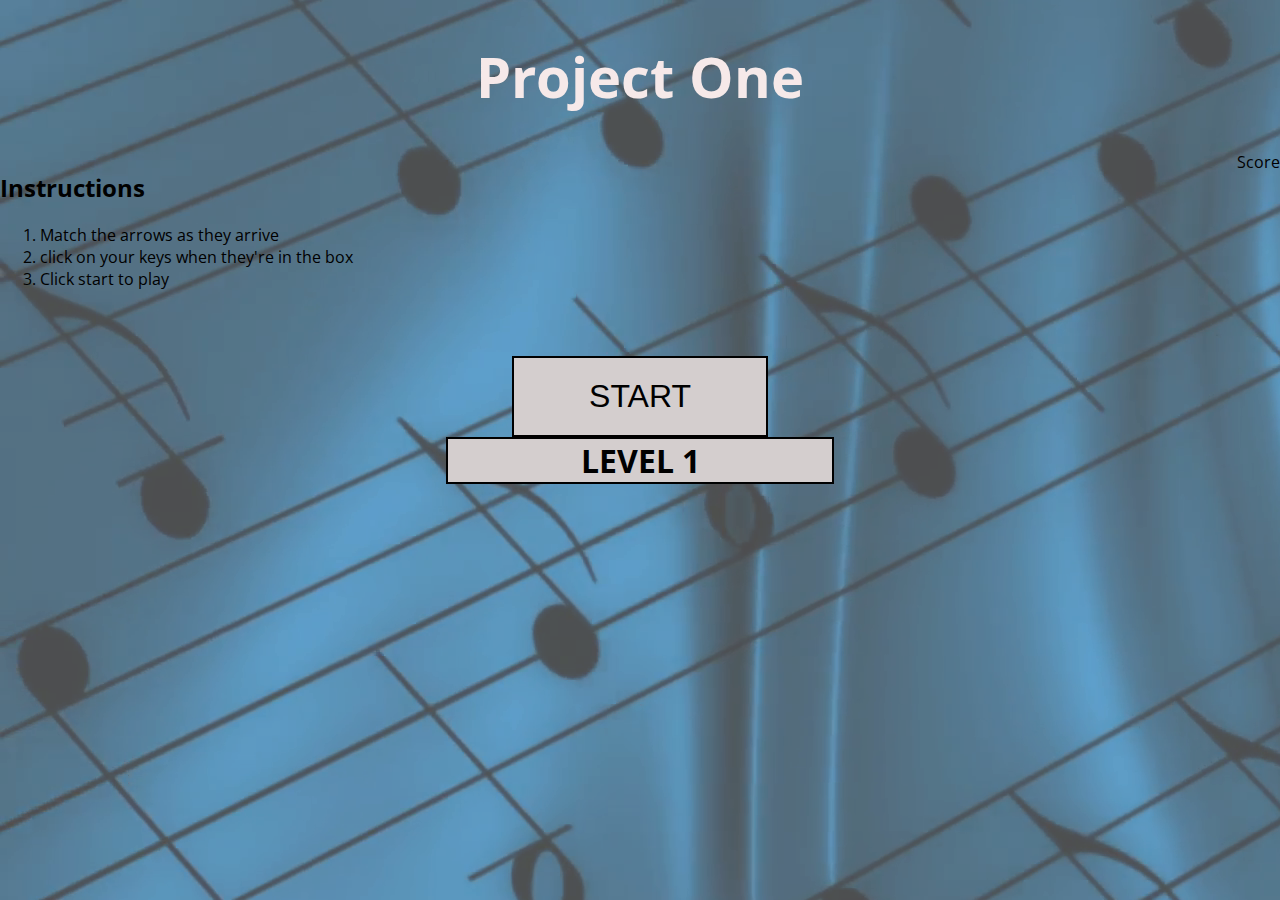
<file: index.html>
<!DOCTYPE html>
<html lang="en">

<head>
  <meta charset="UTF-8">
  <meta name="viewport" content="width=device-width, initial-scale=1.0">
  <meta http-equiv="X-UA-Compatible" content="ie=edge">
  <title>Game</title>
  <link rel="stylesheet" href="./css/style.css">
  <link rel="stylesheet" href="./css/buttonStyle.css">
  <link href="https://fonts.googleapis.com/css?family=Open+Sans+Condensed:300" rel="stylesheet">
</head>

<body>


  <canvas class="my-canvas" height="300px" width="1600px"></canvas>
  <h1>Project One</h1>

  <section class="top flex">
    <section id="instructions">
      <h2>Instructions</h2>
      <ol>
        <li>Match the arrows as they arrive</li>
        <li>click on your keys when they're in the box</li>
        <li>Click start to play</li>
      </ol>
    </section>


    <section class="flex">
      <!-- <label class="score" id="labelScore" for=""></label> -->
      <div class="score">Score</div>
    </section>
  </section>


  <section>
    <div class="movement">
      <div id="match">
      </div>
    </div>
  </section>

  <button id="startBtn">START</button>

  <h3 class="level">LEVEL 1</h3>



  <script src="https://code.jquery.com/jquery-3.3.1.min.js" integrity="sha256-FgpCb/KJQlLNfOu91ta32o/NMZxltwRo8QtmkMRdAu8="
    crossorigin="anonymous"></script>
  <script src="./js/script.js "></script>

</body>


</html>
</file>
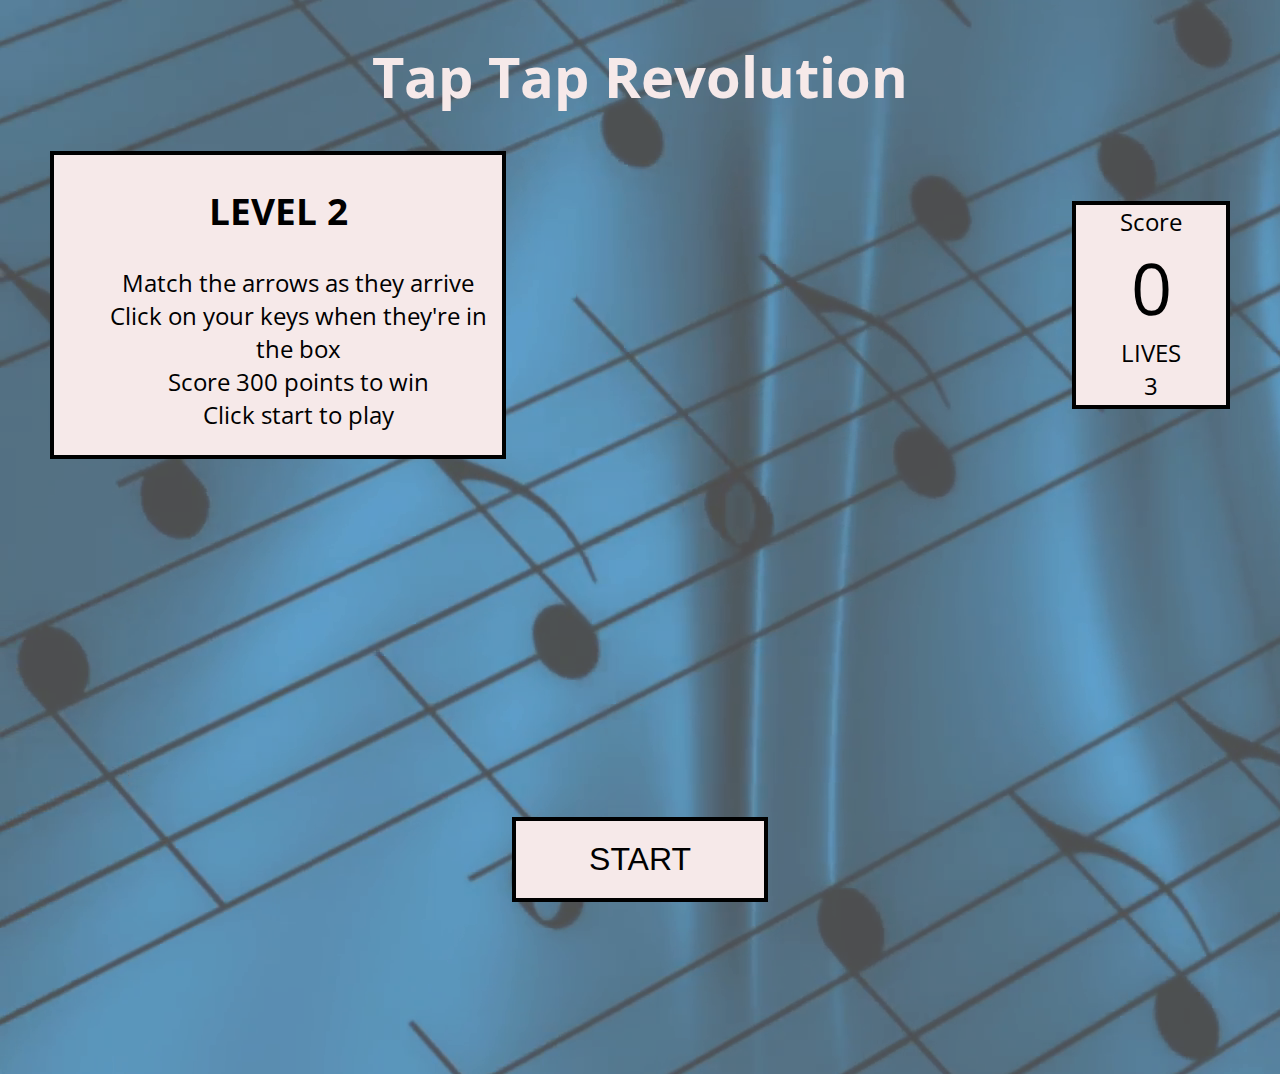
<file: index2.html>
<!DOCTYPE html>
<html lang="en">

<head>
  <meta charset="UTF-8">
  <meta name="viewport" content="width=device-width, initial-scale=1.0">
  <meta http-equiv="X-UA-Compatible" content="ie=edge">
  <title>🎵Tap Tap Revolution</title>
  <link rel="stylesheet" href="./css/style.css">
  <link href="https://fonts.googleapis.com/css?family=Open+Sans+Condensed:300" rel="stylesheet">
</head>

<body>

  <div class="img"></div>
  <section class="content">
    <canvas class="my-canvas" height="330px" width="1600px"></canvas>
    <h1>Tap Tap Revolution</h1>

    <section class="top flex">
      <section class="instructions">
        <h2>LEVEL 2</h2>
        <ol>
          <li>Match the arrows as they arrive</li>
          <li>Click on your keys when they're in the box</li>
          <li>Score 300 points to win</li>
          <li>Click start to play</li>
        </ol>
      </section>



      <section class="flex">
        <div class="scoreBox">
          <div> Score</div>
          <div class="scores"> 0</div>
          <div> LIVES</div>
          <div id="lives">3</div>
        </div>
      </section>
    </section>


    <section>
      <div class="movement">
        <div class="match">
        </div>
      </div>
    </section>

    <button class="startBtn">START</button>

    <button class="replay">PLAY AGAIN</button>
    <!-- <button id="level2">LEVEL 2</button> -->


  </section>
  <script src="./js/script2.js "></script>

</body>


</html>
</file>
<file: css/style.css>
body {
  margin: 0;
  /* background-color: rgb(53, 114, 101); */
  font-family: "Open Sans Condensed", sans-serif;
  background-image: linear-gradient(
      rgba(255, 255, 255, 0.3),
      rgba(255, 255, 255, 0.3)
    ),
    url("../images/background.png");
}

.my-canvas {
  position: absolute;
  margin-top: 300px;
  z-index: 1;
}

h1 {
  font-size: 3.5em;
  text-align: center;
  color: rgb(246, 233, 233);
  /* -webkit-text-fill-color: white;
  -webkit-text-stroke-width: 0.2px;
  -webkit-text-stroke-color: black; */
}

.instructions {
  border: black 4px solid;
  width: 35%;
  text-align: center;
  margin-bottom: 50px;
  margin-left: 50px;
  background-color: rgb(246, 233, 233);
}

.instructions h2 {
  font-size: 2.3em;
}

.instructions ol {
  font-size: 1.5em;
  list-style-type: none;
}

.flex {
  display: flex;
}

.top {
  justify-content: space-between;
}

.scoreBox {
  border: 4px black solid;
  width: 150px;
  height: 200px;
  margin: 50px;
  background-color: rgb(246, 233, 233);
  text-align: center;
  font-size: 1.5em;
}

.scores {
  font-size: 3em;
}

.movement {
  display: flex;
  justify-content: flex-start;
}
.lives {
  height: 100px;
  width: 200px;
  position: relative;
  float: left;
  background-color: white;
}
.match {
  position: relative;
  border: 4px black solid;
  width: 200px;
  height: 200px;
  margin-left: 150px;
  margin-bottom: 50px;
  background-color: rgb(246, 233, 233);
  z-index: 0;
}

.startBtn,
.replay,
.level2 {
  border: black 4px solid;
  font-size: 2em;
  padding: 20px 40px;
  width: 20%;
  margin: auto;
  display: flex;
  justify-content: center;
  background-color: rgb(246, 233, 233);
  margin-top: 50px;
}

.level {
  font-size: 2em;
  text-align: center;
  border: 4px black solid;
  width: 30%;
  margin: auto;
  background-color: rgb(246, 233, 233);
}
</file>
<file: css/buttonStyle.css>
#startBtn {
  border: black 2px solid;
  font-size: 2em;
  padding: 20px 40px;
  width: 20%;
  margin: auto;
  display: flex;
  justify-content: center;
  background-color: rgb(212, 206, 206);
  margin-top: 50px;
}

.level {
  font-size: 2em;
  text-align: center;
  border: 2px black solid;
  width: 30%;
  margin: auto;
  background-color: rgb(212, 206, 206);
}
</file>
